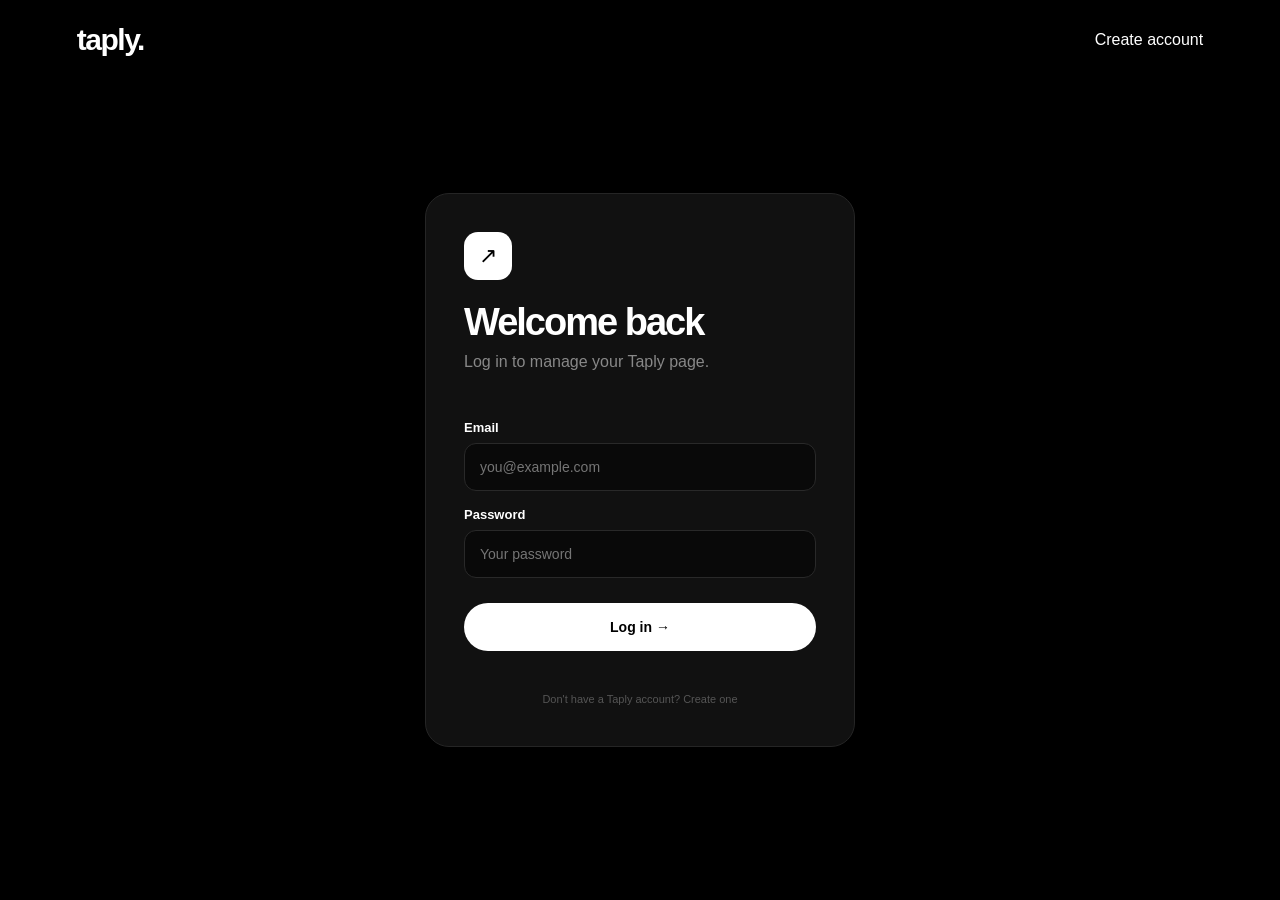
<file: dashboard.html>
<!DOCTYPE html>
<html lang="en">
<head>
  <meta charset="UTF-8">
  <meta name="viewport" content="width=device-width, initial-scale=1.0">
  <title>Dashboard — Taply</title>
  <link rel="stylesheet" href="css/style.css">
</head>
<body>
  <nav class="dashboard-nav">
<a href="index.html" class="logo">
  taply<span>.</span>
</a>
<div class="dashboard-nav-right">
  <a href="profile.html" id="previewButton" class="preview-button" target="_blank">
    View my Taply ↗
  </a>
  <button id="logoutButton" class="logout-button">
    Log out
  </button>
</div>
  </nav>
  <main class="dashboard">
<div class="dashboard-header">
  <div>
    <p class="dashboard-label">YOUR TAPLY</p>
    <h1>Build your page.</h1>
    <p class="dashboard-description">
      Add your links and make your Taply yours.
    </p>
    <div class="user-link-box" style="margin-top: 15px; background: rgba(255,255,255,0.05); padding: 12px 16px; border-radius: 8px; display: inline-block;">
      <span style="color: #888; font-size: 14px; display: block; margin-bottom: 4px;">Your public bio link:</span>
      <a id="myPublicLink" href="#" target="_blank" style="color: #fff; text-decoration: underline; font-weight: 600; word-break: break-all;">Loading your link...</a>
    </div>
  </div>
</div>
<section class="dashboard-grid">
  <!-- PROFILE SETTINGS -->
  <div class="dashboard-card">
    <div class="card-header">
      <div>
        <h2>Profile</h2>
        <p>Tell people who you are.</p>
      </div>
    </div>
    <div class="profile-form">
      <div class="dashboard-avatar">
        N
      </div>
      <div class="form-group">
        <label>Display name</label>
        <input
          type="text"
          id="displayName"
          placeholder="Your name"
        >
      </div>
      <div class="form-group">
        <label>Bio</label>
        <textarea
          id="bio"
          placeholder="Tell people something about you..."
          rows="3"
        ></textarea>
      </div>
      <button id="saveProfileButton" class="save-button">
        Save profile
      </button>
      <p id="profileMessage" class="form-message"></p>
    </div>
  </div>
  <!-- LINKS -->
  <div class="dashboard-card">
    <div class="card-header">
      <div>
        <h2>Your links</h2>
        <p>Add everything you want to share.</p>
      </div>
      <button id="addLinkButton" class="add-button">
        + Add link
      </button>
    </div>
    <div id="linksContainer" class="links-container">
      <div class="empty-links">
        <div class="empty-icon">
          🔗
        </div>
        <h3>No links yet</h3>
        <p>
          Add your first link to get started.
        </p>
      </div>
    </div>
  </div>
</section>
  </main>
  <script src="js/dashboard.js"></script>
</body>
</html>
</file>
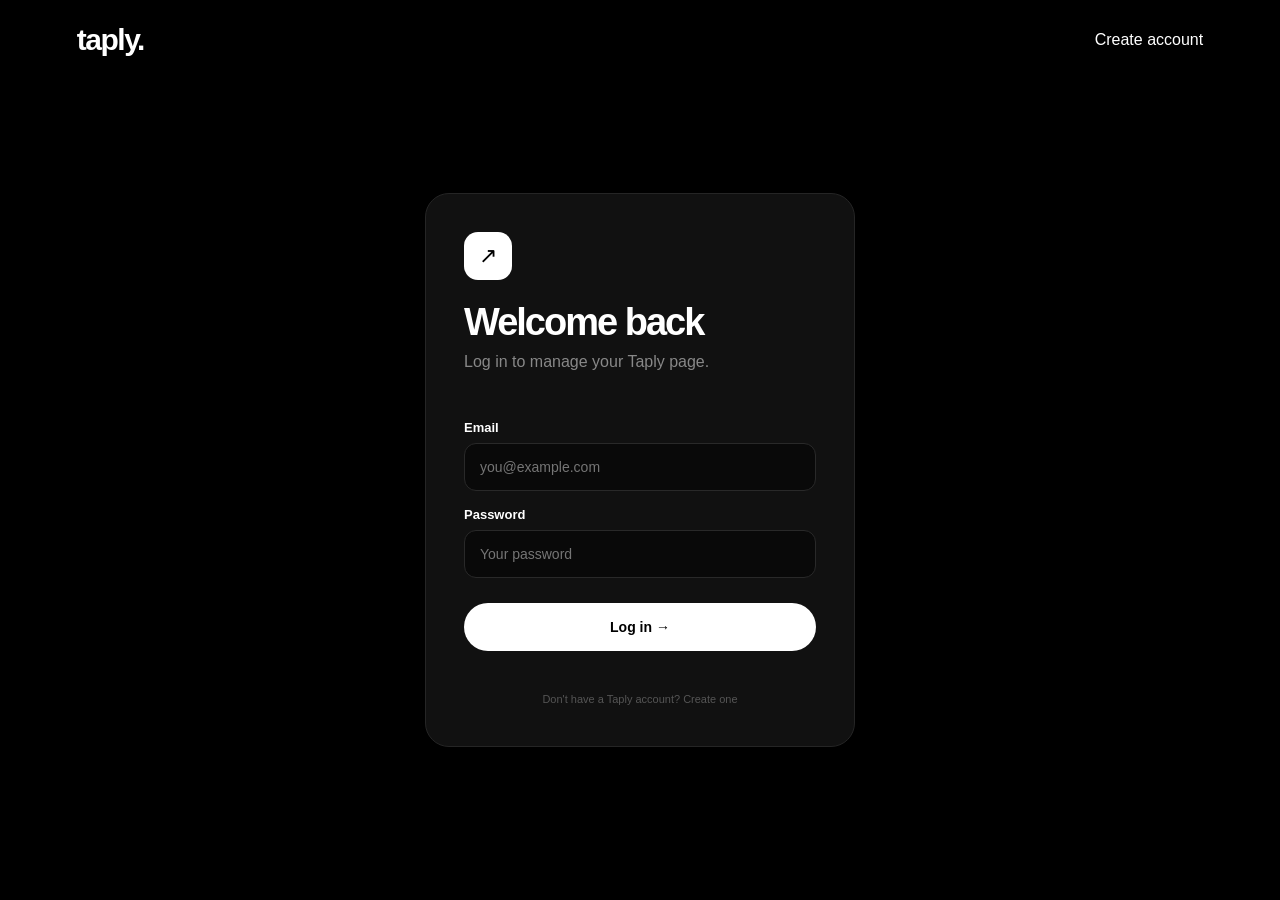
<file: login.html>
<!DOCTYPE html>
<html lang="en">
<head>
  <meta charset="UTF-8">
  <meta name="viewport" content="width=device-width, initial-scale=1.0">
  <title>Log in — Taply</title>
  <link rel="stylesheet" href="css/style.css">
</head>
<body>
  <nav class="navbar">
    <a href="index.html" class="logo">taply<span>.</span></a>
    <a href="signup.html">Create account</a>
  </nav>
  <main class="auth-page">
<div class="auth-card">
  <div class="auth-icon">↗</div>
  <h1>Welcome back</h1>
  <p class="auth-subtitle">
    Log in to manage your Taply page.
  </p>
  <form id="loginForm">
    <label>Email</label>
    <input
      type="email"
      id="loginEmail"
      placeholder="you@example.com"
      required
      autocomplete="email"
    >
    <label>Password</label>
    <input
      type="password"
      id="loginPassword"
      placeholder="Your password"
      required
      autocomplete="current-password"
    >
    <button type="submit" class="auth-button">
      Log in →
    </button>
    <p id="loginMessage" class="form-message"></p>
  </form>
  <p class="terms">
    Don't have a Taply account?
    <a href="signup.html">Create one</a>
  </p>
</div>
  </main>
  <script src="js/auth.js"></script>
</body>
</html>
</file>
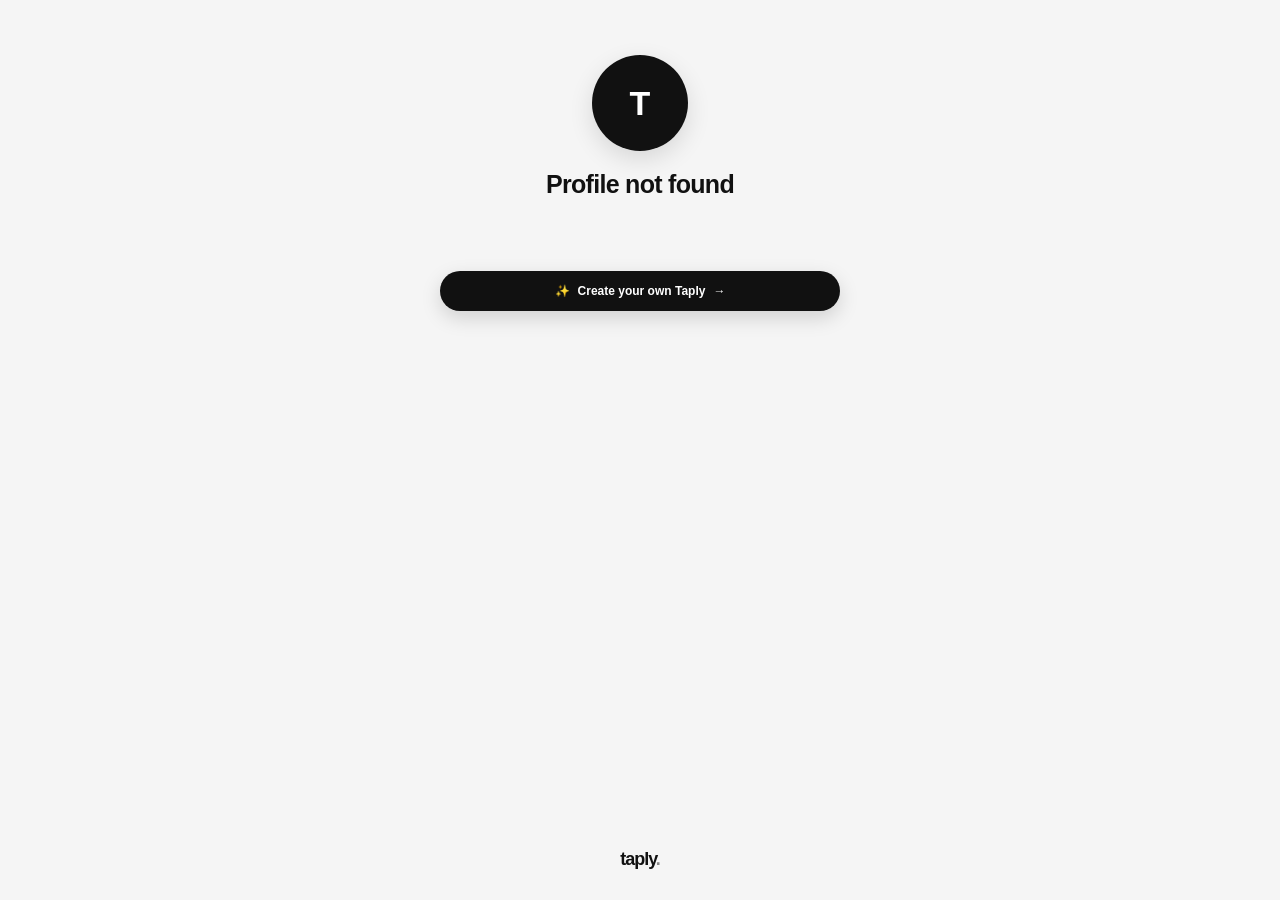
<file: profile.html>
<!DOCTYPE html>
<html lang="en">
<head>
  <meta charset="UTF-8">
  <meta name="viewport" content="width=device-width, initial-scale=1.0">
  <title>Taply</title>
  <link rel="stylesheet" href="css/style.css">
</head>
<body class="profile-page">
  <main class="public-profile">
<section class="profile-header">
  <div class="public-avatar" id="profileAvatar">
    <span>T</span>
  </div>
  <h1 id="profileName">Taply User</h1>
  <p id="profileUsername">@username</p>
  <p id="profileBio"></p>
</section>
<section id="publicLinks" class="public-links">
  <div class="profile-loading">
    Loading profile...
  </div>
</section>
<a href="signup.html" class="join-taply">
  <span>✨</span>
  <span>Create your own Taply</span>
  <span>→</span>
</a>
<footer class="profile-footer">
  <a href="index.html" class="taply-logo">
    taply<span>.</span>
  </a>
</footer>
  </main>
  <script src="js/profile.js"></script>
</body>
</html>
</file>
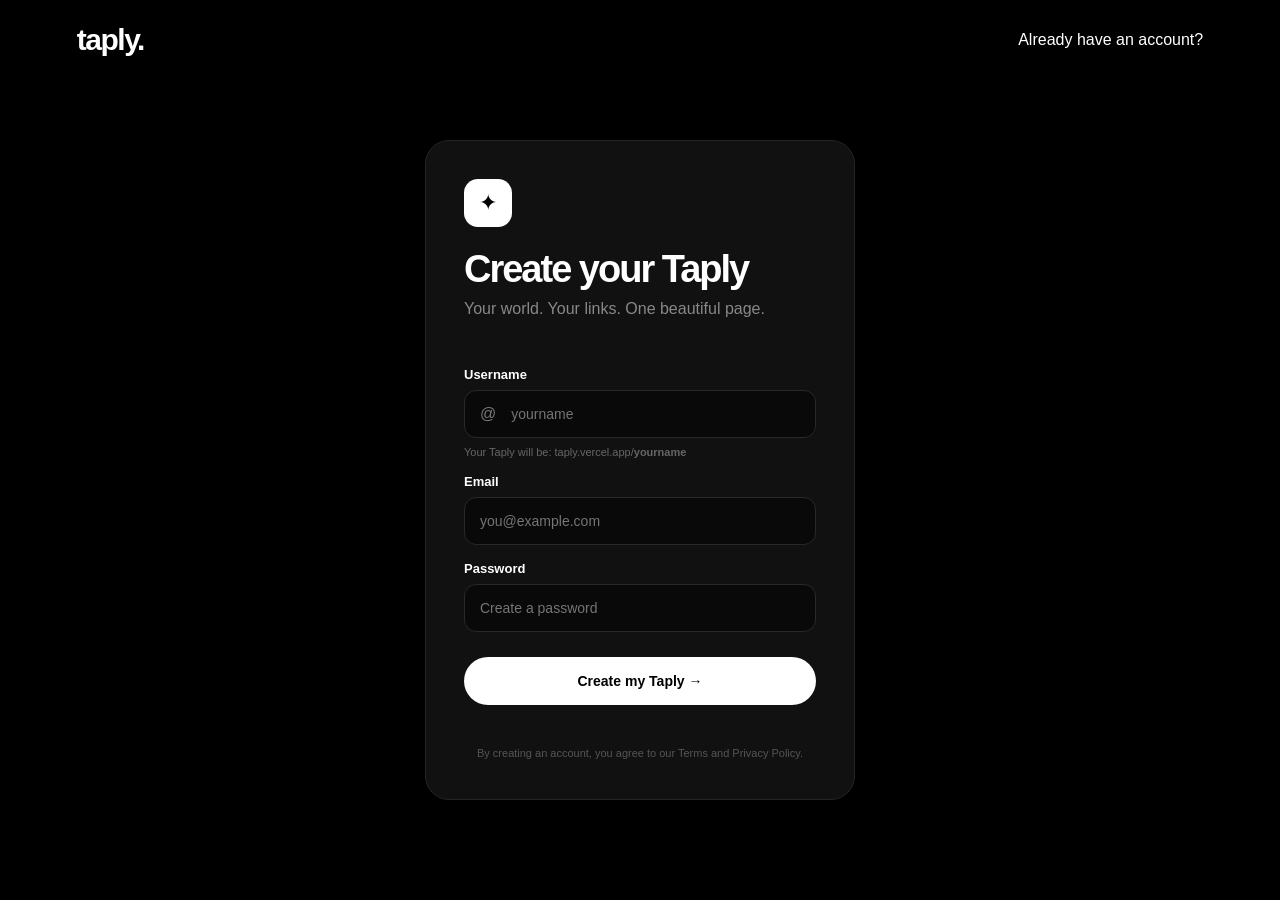
<file: signup.html>
<!DOCTYPE html>
<html lang="en">
<head>
  <meta charset="UTF-8">
  <meta name="viewport" content="width=device-width, initial-scale=1.0">
  <title>Create your Taply</title>
  <link rel="stylesheet" href="css/style.css">
</head>
<body>
  <nav class="navbar">
    <a href="index.html" class="logo">taply<span>.</span></a>
    <a href="login.html">Already have an account?</a>
  </nav>
  <main class="auth-page">
<div class="auth-card">
  <div class="auth-icon">✦</div>
  <h1>Create your Taply</h1>
  <p class="auth-subtitle">
    Your world. Your links. One beautiful page.
  </p>
  <form id="signupForm">
    <label>Username</label>
    <div class="username-input">
      <span>@</span>
      <input
        type="text"
        id="username"
        placeholder="yourname"
        required
        autocomplete="username"
      >
    </div>
    <small>Your Taply will be: taply.vercel.app/<b>yourname</b></small>
    <label>Email</label>
    <input
      type="email"
      id="email"
      placeholder="you@example.com"
      required
      autocomplete="email"
    >
    <label>Password</label>
    <input
      type="password"
      id="password"
      placeholder="Create a password"
      minlength="6"
      required
      autocomplete="new-password"
    >
    <button type="submit" class="auth-button">
      Create my Taply →
    </button>
    <p id="signupMessage" class="form-message"></p>
  </form>
  <p class="terms">
    By creating an account, you agree to our Terms and Privacy Policy.
  </p>
</div>
  </main>
  <script src="js/auth.js"></script>
</body>
</html>
</file>
<file: css/style.css>
* {
  margin: 0;
  padding: 0;
  box-sizing: border-box;
}

html {
  scroll-behavior: smooth;
}

body {
  font-family: Arial, Helvetica, sans-serif;
  background: #000;
  color: #fff;
  min-height: 100vh;
}

a {
  text-decoration: none;
  color: inherit;
}

/* NAVBAR */

.navbar {
  width: 100%;
  height: 80px;
  padding: 0 6%;
  display: flex;
  align-items: center;
  justify-content: space-between;
}

.logo {
  font-size: 30px;
  font-weight: 800;
  letter-spacing: -1.5px;
}

.logo span {
  color: #fff;
}

.nav-links {
  display: flex;
  align-items: center;
  gap: 12px;
}

.nav-links a {
  font-size: 14px;
  font-weight: 600;
}

.nav-button {
  background: #fff;
  color: #000 !important;
  padding: 12px 20px;
  border-radius: 100px;
}

/* HERO */

.hero {
  min-height: calc(100vh - 80px);
  padding: 70px 6% 100px;
  display: flex;
  align-items: center;
  justify-content: space-between;
  gap: 80px;
  max-width: 1400px;
  margin: auto;
}

.hero-content {
  max-width: 650px;
}

.badge {
  display: inline-block;
  padding: 9px 15px;
  border: 1px solid #292929;
  background: #111;
  border-radius: 100px;
  font-size: 13px;
  margin-bottom: 28px;
  color: #ccc;
}

h1 {
  font-size: clamp(48px, 7vw, 88px);
  line-height: .95;
  letter-spacing: -5px;
  margin-bottom: 28px;
}

h1 span {
  color: #888;
}

.hero-content>p {
  color: #999;
  font-size: 18px;
  line-height: 1.6;
  max-width: 520px;
  margin-bottom: 35px;
}

.hero-buttons {
  display: flex;
  gap: 12px;
  flex-wrap: wrap;
}

.primary-button,
.secondary-button {
  padding: 16px 23px;
  border-radius: 100px;
  font-weight: 700;
  font-size: 14px;
}

.primary-button {
  background: #fff;
  color: #000;
}

.primary-button span {
  margin-left: 10px;
}

.secondary-button {
  border: 1px solid #333;
  color: #fff;
}

/* PHONE */

.phone-wrapper {
  display: flex;
  justify-content: center;
  align-items: center;
}

.phone {
  width: 285px;
  height: 570px;
  background: #111;
  border: 7px solid #222;
  border-radius: 42px;
  position: relative;
  overflow: hidden;
  box-shadow: 0 30px 100px rgba(255, 255, 255, .08);
}

.phone-camera {
  position: absolute;
  width: 90px;
  height: 25px;
  background: #000;
  border-radius: 30px;
  top: 12px;
  left: 50%;
  transform: translateX(-50%);
  z-index: 2;
}

.profile-preview {
  text-align: center;
  padding: 60px 18px 20px;
}

.avatar {
  width: 65px;
  height: 65px;
  border-radius: 50%;
  background: #fff;
  color: #000;
  display: flex;
  align-items: center;
  justify-content: center;
  margin: 0 auto 12px;
  font-size: 25px;
  font-weight: 800;
}

.profile-preview h3 {
  font-size: 16px;
  margin-bottom: 5px;
}

.profile-preview>p {
  color: #888;
  font-size: 12px;
  margin-bottom: 22px;
}

.preview-link {
  background: #fff;
  color: #000;
  padding: 14px;
  margin-bottom: 10px;
  border-radius: 12px;
  font-size: 12px;
  font-weight: 700;
}

.social-icons {
  color: #aaa;
  margin: 20px 0;
  font-size: 12px;
}

.taply-brand {
  color: #777;
  font-size: 10px;
  margin-top: 10px;
}

/* MOBILE */

@media (max-width: 800px) {
  
  .navbar {
    height: 70px;
    padding: 0 5%;
  }
  
  .logo {
    font-size: 26px;
  }
  
  .nav-links a:first-child {
    display: none;
  }
  
  .hero {
    padding: 55px 5% 80px;
    flex-direction: column;
    text-align: center;
    gap: 55px;
  }
  
  .hero-content {
    display: flex;
    flex-direction: column;
    align-items: center;
  }
  
  h1 {
    font-size: clamp(48px, 15vw, 70px);
    letter-spacing: -3px;
  }
  
  .hero-content>p {
    font-size: 16px;
  }
  
  .hero-buttons {
    justify-content: center;
  }
  
  .phone {
    width: 270px;
    height: 540px;
  }
}

/* AUTH PAGES */

.auth-page {
  min-height: calc(100vh - 80px);
  display: flex;
  align-items: center;
  justify-content: center;
  padding: 40px 20px 80px;
}

.auth-card {
  width: 100%;
  max-width: 430px;
  background: #111;
  border: 1px solid #252525;
  border-radius: 24px;
  padding: 38px;
}

.auth-icon {
  width: 48px;
  height: 48px;
  border-radius: 14px;
  background: #fff;
  color: #000;
  display: flex;
  align-items: center;
  justify-content: center;
  font-size: 22px;
  margin-bottom: 24px;
}

.auth-card h1 {
  font-size: 38px;
  letter-spacing: -2px;
  margin-bottom: 10px;
}

.auth-subtitle {
  color: #888;
  line-height: 1.5;
  margin-bottom: 30px;
}

.auth-card form {
  display: flex;
  flex-direction: column;
}

.auth-card label {
  font-size: 13px;
  font-weight: 700;
  margin: 16px 0 8px;
}

.auth-card input {
  width: 100%;
  padding: 15px;
  background: #090909;
  border: 1px solid #292929;
  border-radius: 12px;
  color: #fff;
  outline: none;
  font-size: 14px;
}

.auth-card input:focus {
  border-color: #777;
}

.username-input {
  display: flex;
  align-items: center;
  background: #090909;
  border: 1px solid #292929;
  border-radius: 12px;
  overflow: hidden;
}

.username-input span {
  padding-left: 15px;
  color: #777;
}

.username-input input {
  border: 0;
}

.auth-card small {
  color: #666;
  font-size: 11px;
  margin-top: 8px;
}

.auth-button {
  border: 0;
  margin-top: 25px;
  padding: 16px;
  border-radius: 100px;
  background: #fff;
  color: #000;
  font-size: 14px;
  font-weight: 800;
  cursor: pointer;
}

.form-message {
  text-align: center;
  font-size: 13px;
  margin-top: 15px;
  color: #aaa;
}

.terms {
  color: #555;
  font-size: 11px;
  line-height: 1.5;
  text-align: center;
  margin-top: 25px;
}

@media (max-width: 500px) {
  
  .auth-card {
    padding: 28px 22px;
    border-radius: 20px;
  }
  
  .auth-card h1 {
    font-size: 32px;
  }
  
}




/* =========================
DASHBOARD
========================= */

.dashboard-nav {
  height: 75px;
  padding: 0 5%;
  border-bottom: 1px solid #222;
  display: flex;
  align-items: center;
  justify-content: space-between;
}

.dashboard-nav-right {
  display: flex;
  align-items: center;
  gap: 10px;
}

.preview-button,
.logout-button {
  padding: 10px 16px;
  border-radius: 100px;
  font-size: 12px;
  font-weight: 700;
}

.preview-button {
  background: #fff;
  color: #000;
}

.logout-button {
  background: #151515;
  border: 1px solid #292929;
  color: #fff;
  cursor: pointer;
}

.dashboard {
  width: 100%;
  max-width: 1100px;
  margin: auto;
  padding: 60px 5% 100px;
}

.dashboard-label {
  color: #777;
  font-size: 11px;
  font-weight: 800;
  letter-spacing: 2px;
  margin-bottom: 10px;
}

.dashboard-header h1 {
  font-size: 50px;
  letter-spacing: -3px;
  margin-bottom: 10px;
}

.dashboard-description {
  color: #777;
  font-size: 15px;
}

.dashboard-grid {
  display: grid;
  grid-template-columns: 1fr 1.3fr;
  gap: 20px;
  margin-top: 45px;
}

.dashboard-card {
  background: #111;
  border: 1px solid #252525;
  border-radius: 22px;
  padding: 25px;
}

.card-header {
  display: flex;
  align-items: center;
  justify-content: space-between;
  gap: 15px;
  margin-bottom: 25px;
}

.card-header h2 {
  font-size: 18px;
  margin-bottom: 5px;
}

.card-header p {
  color: #666;
  font-size: 12px;
}

.profile-form {
  display: flex;
  flex-direction: column;
}

.dashboard-avatar {
  width: 75px;
  height: 75px;
  border-radius: 50%;
  background: #fff;
  color: #000;
  display: flex;
  align-items: center;
  justify-content: center;
  font-size: 28px;
  font-weight: 800;
  margin-bottom: 25px;
}

.form-group {
  margin-bottom: 18px;
}

.form-group label {
  display: block;
  font-size: 12px;
  font-weight: 700;
  margin-bottom: 8px;
}

.form-group input,
.form-group textarea {
  width: 100%;
  padding: 13px;
  background: #090909;
  border: 1px solid #292929;
  border-radius: 11px;
  color: #fff;
  font-family: inherit;
  font-size: 13px;
  outline: none;
  resize: vertical;
}

.form-group input:focus,
.form-group textarea:focus {
  border-color: #666;
}

.save-button {
  width: 100%;
  padding: 14px;
  border: 0;
  border-radius: 100px;
  background: #fff;
  color: #000;
  font-weight: 800;
  cursor: pointer;
}

.add-button {
  border: 0;
  background: #fff;
  color: #000;
  padding: 10px 15px;
  border-radius: 100px;
  font-size: 12px;
  font-weight: 800;
  cursor: pointer;
}

.links-container {
  display: flex;
  flex-direction: column;
  gap: 10px;
}

.empty-links {
  text-align: center;
  padding: 60px 20px;
  border: 1px dashed #292929;
  border-radius: 15px;
}

.empty-icon {
  font-size: 28px;
  margin-bottom: 15px;
}

.empty-links h3 {
  font-size: 14px;
  margin-bottom: 7px;
}

.empty-links p {
  color: #666;
  font-size: 12px;
}

/* MOBILE DASHBOARD */

@media (max-width: 800px) {
  
  .dashboard-grid {
    grid-template-columns: 1fr;
  }
  
  .dashboard {
    padding-top: 40px;
  }
  
  .dashboard-header h1 {
    font-size: 40px;
  }
  
  .preview-button {
    display: none;
  }
  
  .dashboard-nav {
    padding: 0 5%;
  }
  
}




.dashboard-link {
  display: flex;
  align-items: center;
  justify-content: space-between;
  gap: 15px;
  padding: 15px;
  background: #090909;
  border: 1px solid #292929;
  border-radius: 13px;
}

.dashboard-link-info {
  min-width: 0;
  display: flex;
  flex-direction: column;
  gap: 5px;
}

.dashboard-link-info strong {
  font-size: 13px;
}

.dashboard-link-info span {
  color: #666;
  font-size: 11px;
  overflow: hidden;
  text-overflow: ellipsis;
  white-space: nowrap;
}

.delete-link {
  flex-shrink: 0;
  border: 1px solid #333;
  background: transparent;
  color: #aaa;
  padding: 8px 11px;
  border-radius: 8px;
  font-size: 11px;
  cursor: pointer;
}

.delete-link:hover {
  color: #fff;
}




/* =========================
PUBLIC TAPLY PROFILE
========================= */

.profile-page {
  min-height: 100vh;
  background: #080808;
}

.public-profile {
  width: 100%;
  max-width: 680px;
  margin: 0 auto;
  padding: 55px 20px 30px;
  min-height: 100vh;
  display: flex;
  flex-direction: column;
}

.profile-top {
  text-align: center;
}

.public-avatar {
  width: 90px;
  height: 90px;
  margin: 0 auto 18px;
  border-radius: 50%;
  background: #fff;
  color: #000;
  display: flex;
  align-items: center;
  justify-content: center;
  font-size: 34px;
  font-weight: 800;
  overflow: hidden;
}

.public-avatar img {
  width: 100%;
  height: 100%;
  object-fit: cover;
}

.profile-top h1 {
  font-size: 23px;
  margin-bottom: 5px;
}

#profileUsername {
  color: #777;
  font-size: 13px;
  margin-bottom: 10px;
}

#profileBio {
  max-width: 450px;
  margin: 0 auto;
  color: #aaa;
  font-size: 14px;
  line-height: 1.5;
}

.public-links {
  display: flex;
  flex-direction: column;
  gap: 13px;
  margin-top: 35px;
}

.public-link {
  width: 100%;
  padding: 17px 20px;
  background: #fff;
  color: #000;
  border-radius: 14px;
  text-align: center;
  font-size: 14px;
  font-weight: 750;
  text-decoration: none;
  transition: transform 0.15s ease;
}

.public-link:active {
  transform: scale(0.98);
}

.profile-loading {
  text-align: center;
  color: #666;
  padding: 25px;
  font-size: 13px;
}

.profile-footer {
  margin-top: auto;
  padding-top: 45px;
  display: flex;
  justify-content: center;
  align-items: center;
  gap: 12px;
  flex-wrap: wrap;
}

.taply-brand {
  color: #fff;
  font-weight: 900;
  text-decoration: none;
}

.taply-brand span {
  color: #777;
}

.join-taply {
  color: #777;
  font-size: 11px;
  text-decoration: none;
}

.join-taply:hover {
  color: #fff;
}



/* =========================
TAPLY PUBLIC PROFILE
========================= */

.profile-page {
  min-height: 100vh;
  margin: 0;
  background: #f5f5f5;
  color: #111;
}

.public-profile {
  width: 100%;
  max-width: 680px;
  min-height: 100vh;
  margin: 0 auto;
  padding: 55px 18px 30px;
  display: flex;
  flex-direction: column;
  align-items: center;
}

.profile-header {
  width: 100%;
  text-align: center;
}

.public-avatar {
  width: 96px;
  height: 96px;
  margin: 0 auto 18px;
  border-radius: 50%;
  background: #111;
  color: #fff;
  display: flex;
  align-items: center;
  justify-content: center;
  font-size: 34px;
  font-weight: 800;
  overflow: hidden;
  box-shadow: 0 8px 25px rgba(0, 0, 0, .12);
}

.public-avatar img {
  width: 100%;
  height: 100%;
  object-fit: cover;
}

.profile-header h1 {
  margin: 0;
  font-size: 25px;
  line-height: 1.2;
  font-weight: 800;
  letter-spacing: -0.7px;
}

#profileUsername {
  margin: 7px 0 0;
  color: #777;
  font-size: 13px;
}

#profileBio {
  max-width: 460px;
  margin: 12px auto 0;
  color: #555;
  font-size: 14px;
  line-height: 1.55;
}

.public-links {
  width: 100%;
  display: flex;
  flex-direction: column;
  gap: 13px;
  margin-top: 32px;
}

.public-link {
  position: relative;
  width: 100%;
  min-height: 58px;
  padding: 17px 52px 17px 55px;
  display: flex;
  align-items: center;
  justify-content: center;
  background: #fff;
  color: #111;
  border: 1px solid #e5e5e5;
  border-radius: 15px;
  text-decoration: none;
  font-size: 14px;
  font-weight: 700;
  box-shadow: 0 4px 15px rgba(0, 0, 0, .05);
  transition: transform .18s ease, box-shadow .18s ease;
}

.public-link:hover {
  transform: translateY(-2px);
  box-shadow: 0 8px 22px rgba(0, 0, 0, .08);
}

.public-link:active {
  transform: scale(.98);
}

.public-link-icon {
  position: absolute;
  left: 17px;
  width: 27px;
  height: 27px;
  display: flex;
  align-items: center;
  justify-content: center;
  font-size: 19px;
}

.public-link-arrow {
  position: absolute;
  right: 18px;
  color: #888;
  font-size: 17px;
}

.profile-loading {
  width: 100%;
  padding: 25px;
  text-align: center;
  color: #777;
  font-size: 13px;
}

.join-taply {
  width: 100%;
  max-width: 400px;
  margin-top: 28px;
  padding: 13px 17px;
  display: flex;
  align-items: center;
  justify-content: center;
  gap: 8px;
  background: #111;
  color: #fff;
  border-radius: 100px;
  text-decoration: none;
  font-size: 12px;
  font-weight: 700;
  box-shadow: 0 7px 20px rgba(0, 0, 0, .15);
  transition: transform .18s ease;
}

.join-taply:hover {
  transform: translateY(-2px);
}

.profile-footer {
  margin-top: auto;
  padding-top: 35px;
}

.taply-logo {
  color: #111;
  text-decoration: none;
  font-size: 18px;
  font-weight: 900;
  letter-spacing: -1px;
}

.taply-logo span {
  color: #888;
}

@media (max-width: 500px) {
  
  .public-profile {
    padding-top: 40px;
  }
  
  .public-avatar {
    width: 88px;
    height: 88px;
  }
  
  .profile-header h1 {
    font-size: 23px;
  }
  
  .public-link {
    min-height: 56px;
  }
  
}
</file>
